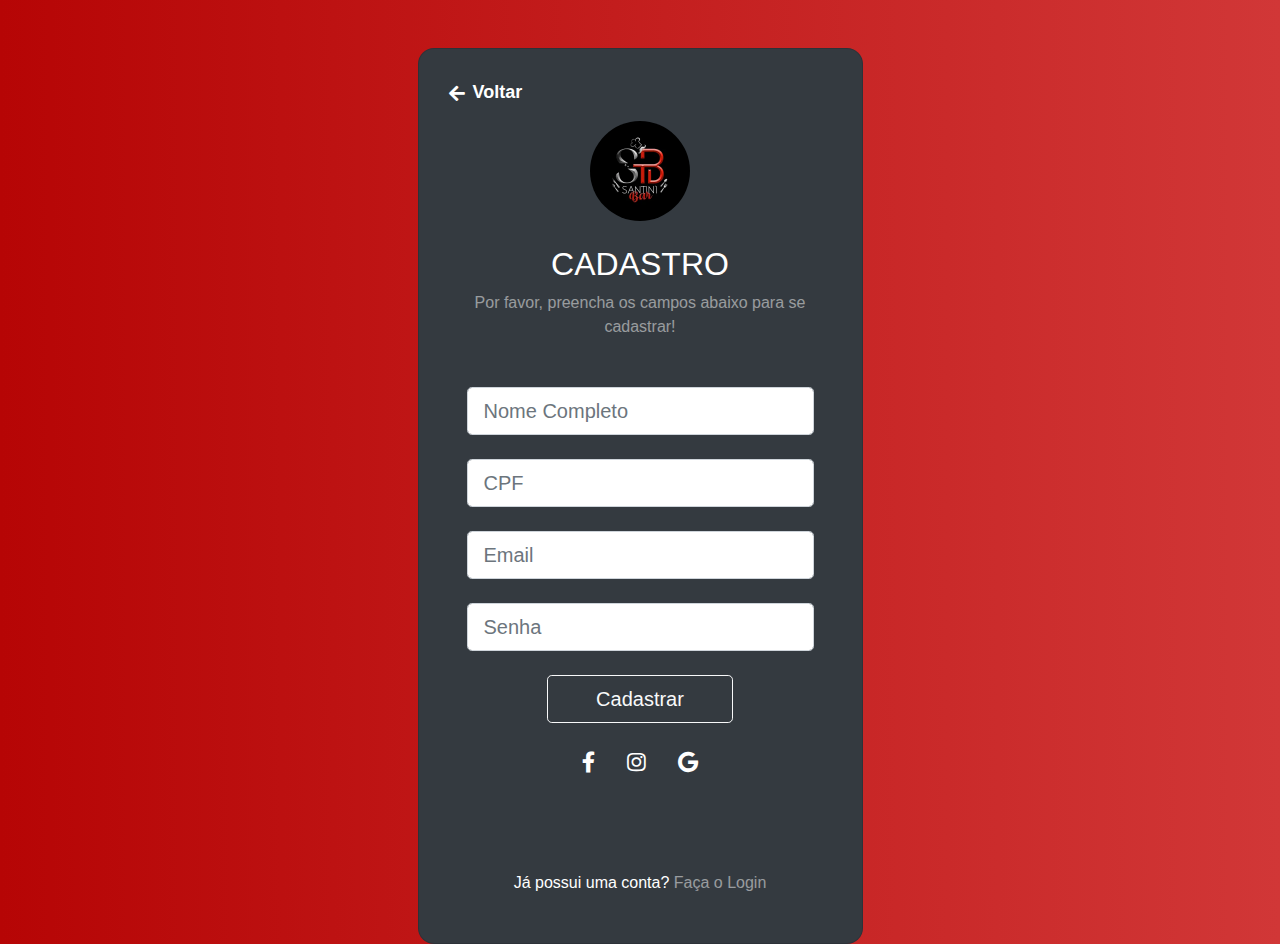
<file: SantiniAntesDoLogin/cadastro/cadastro.html>
<!DOCTYPE html>
<html lang="en">
<head>
  <meta charset="UTF-8">
  <meta name="viewport" content="width=device-width, initial-scale=1.0">
  <title>Tela de Cadastro Santini Bar</title>
  <link rel="stylesheet" href="https://maxcdn.bootstrapcdn.com/bootstrap/4.5.2/css/bootstrap.min.css">
  <link rel="stylesheet" href="cadastro.css">
  <link rel="stylesheet" href="https://cdnjs.cloudflare.com/ajax/libs/font-awesome/5.15.4/css/all.min.css">
  <link rel="icon" href="../Site/images/logo.png" type="image/png">
</head>
<body class="vh-100 gradient-custom">
  <form action="cadastro.php" method="POST">
    <section class="vh-100 gradient-custom">
      <div class="container py-5 h-100">
        <div class="row d-flex justify-content-center align-items-center h-100">
          <div class="col-12 col-md-8 col-lg-6 col-xl-5">
            <div class="card bg-dark text-white" style="border-radius: 1rem;">
              <div class="card-body p-5 text-center">
                <div class="mb-md-5 mt-md-4 pb-5">
                    <!-- Botão Voltar com seta -->
                        <div class="back-button">
                          <a href="../Site/index.html" class="btn-voltar">
                              <i class="fas fa-arrow-left"></i> Voltar
                          </a>
                        </div>
                  <img src="logosantini.png" alt="Logo" class="mb-4 rounded-image"> <!-- Ajuste o caminho da imagem -->
                  <h2 class="fw-bold mb-2 text-uppercase">Cadastro</h2>
                  <p class="text-white-50 mb-5">Por favor, preencha os campos abaixo para se cadastrar!</p>

                  <!-- Campo de Nome -->
                  <div data-mdb-input-init class="form-outline form-white mb-4">
                    <input 
                      name="nome" 
                      type="text" 
                      id="typeNameX" 
                      class="form-control form-control-lg" 
                      placeholder="Nome Completo" 
                      required />
                  </div>

                  <!-- Campo de CPF -->
                  <div data-mdb-input-init class="form-outline form-white mb-4">
                    <input 
                      name="cpf" 
                      type="text" 
                      id="typeCpfX" 
                      class="form-control form-control-lg" 
                      placeholder="CPF" 
                      required />
                  </div>

                  <!-- Campo de Email -->
                  <div data-mdb-input-init class="form-outline form-white mb-4">
                    <input 
                      name="email" 
                      type="email" 
                      id="typeEmailX" 
                      class="form-control form-control-lg" 
                      placeholder="Email" 
                      required />
                  </div>

                  <!-- Campo de Senha -->
                  <div data-mdb-input-init class="form-outline form-white mb-4">
                    <input 
                      name="senha" 
                      type="password" 
                      id="typePasswordX" 
                      class="form-control form-control-lg" 
                      placeholder="Senha" 
                      required />
                  </div>

                  <!-- Botão de Cadastro -->
                  <button data-mdb-button-init data-mdb-ripple-init class="btn btn-outline-light btn-lg px-5" type="submit">Cadastrar</button>

                  <div class="d-flex justify-content-center text-center mt-4 pt-1">
                    <a href="https://www.facebook.com/Santini-Bar-e-Espetaria" target="_blank" class="text-white"><i class="fab fa-facebook-f fa-lg"></i></a>
                    <a href="https://www.instagram.com/santinibar_" target="_blank" class="text-white"><i class="fab fa-instagram fa-lg mx-4 px-2"></i></a>
                    <a href="https://g.co/kgs/AcHdiWy" target="_blank" class="text-white"><i class="fab fa-google fa-lg"></i></a>
                  </div>
                </div>
                
                <!-- Link para Login -->
                 <div>
                  <p class="mb-0">Já possui uma conta? <a href="../login/login.html" class="text-white-50 fw-bold">Faça o Login</a></p>
               </div>
              </div>
            </div>
          </div>
        </div>
      </div>
    </section>
  </form>
</body>
</html>
</file>
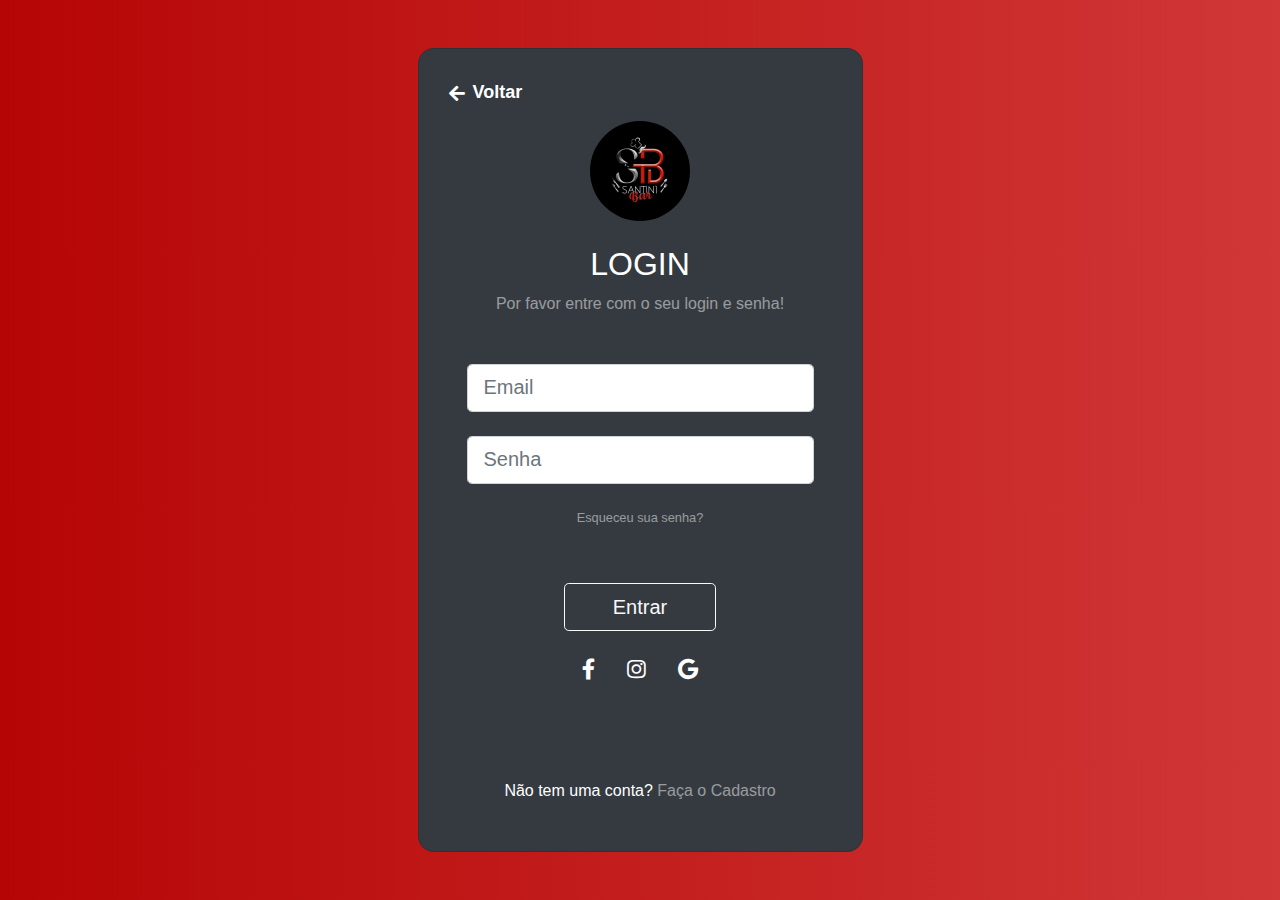
<file: SantiniAntesDoLogin/login/login.html>
<!DOCTYPE html>
<html lang="en">
<head>
  <meta charset="UTF-8">
  <meta name="viewport" content="width=device-width, initial-scale=1.0">
  <title>Tela de login Santini Bar</title>
  <link rel="stylesheet" href="https://maxcdn.bootstrapcdn.com/bootstrap/4.5.2/css/bootstrap.min.css">
  <link rel="stylesheet" href="login.css">
  <link rel="stylesheet" href="https://cdnjs.cloudflare.com/ajax/libs/font-awesome/5.15.4/css/all.min.css">
  <link rel="icon" href="../Site/images/logo.png" type="image/png">
</head>
<body class="vh-100 gradient-custom">
  <form action="login.php" method="POST">
    <section class="vh-100 gradient-custom">
      <div class="container py-5 h-100">
        <div class="row d-flex justify-content-center align-items-center h-100">
          <div class="col-12 col-md-8 col-lg-6 col-xl-5">
            <div class="card bg-dark text-white" style="border-radius: 1rem;">
              <div class="card-body p-5 text-center">
                <div class="mb-md-5 mt-md-4 pb-5">
                    <!-- Botão Voltar com seta -->
                    <div class="back-button">
                      <a href="../Site/index.html" class="btn-voltar">
                          <i class="fas fa-arrow-left"></i> Voltar
                      </a>
                    </div>
                  <img src="logosantini.png" alt="Logo" class="mb-4 rounded-image"> <!-- Ajuste o caminho da imagem -->
                  <h2 class="fw-bold mb-2 text-uppercase">Login</h2>
                  <p class="text-white-50 mb-5">Por favor entre com o seu login e senha!</p>
                  <div data-mdb-input-init class="form-outline form-white mb-4">
                    <input 
                      name="email" 
                      type="email" 
                      id="typeEmailX" 
                      class="form-control form-control-lg" 
                      placeholder="Email" />
                  </div>

                  <div data-mdb-input-init class="form-outline form-white mb-4">
                    <input 
                      name="senha" 
                      type="password" 
                      id="typePasswordX" 
                      class="form-control form-control-lg" 
                      placeholder="Senha" />
                  </div>

                  <p class="small mb-5 pb-lg-2"><a class="text-white-50" href="#!">Esqueceu sua senha?</a></p>
                  <button data-mdb-button-init data-mdb-ripple-init class="btn btn-outline-light btn-lg px-5" type="submit">Entrar</button>
                  <div class="d-flex justify-content-center text-center mt-4 pt-1">
                    <a href="https://www.facebook.com/Santini-Bar-e-Espetaria" target="_blank" class="text-white"><i class="fab fa-facebook-f fa-lg"></i></a>
                    <a href="https://www.instagram.com/santinibar_" target="_blank" class="text-white"><i class="fab fa-instagram fa-lg mx-4 px-2"></i></a>
                    <a href="https://g.co/kgs/AcHdiWy" target="_blank" class="text-white"><i class="fab fa-google fa-lg"></i></a>
                  </div>
                </div>
               <!-- Link para Cadastro -->
                   <div>
                      <p class="mb-0">Não tem uma conta? <a href="../cadastro/cadastro.html" class="text-white-50 fw-bold">Faça o Cadastro</a></p>
                   </div>
              </div>
            </div>
          </div>
        </div>
      </div>
    </section>
  </form>
</body>
</html>
</file>
<file: SantiniAntesDoLogin/cadastro/cadastro.css>
/* Custom styles for the login page */
html, body {
    height: 100%;
    margin: 0;
    padding: 0;
  }
  
  .gradient-custom {
      /* fallback for old browsers */
      background: #ff0000;
      
      /* Chrome 10-25, Safari 5.1-6 */
      background: -webkit-linear-gradient(to right, rgb(235, 11, 11), rgb(226, 26, 26));
      
      /* W3C, IE 10+/ Edge, Firefox 16+, Chrome 26+, Opera 12+, Safari 7+ */
      background: linear-gradient(to right, rgb(182, 5, 5), rgb(209, 55, 55));
      height: 100vh; /* Garante que a seção ocupe 100% da altura da tela */
  }

  /* Botão de Voltar no canto superior esquerdo */
.back-button {
  position: absolute;
  top: 20px; /* Distância do topo */
  left: 20px; /* Distância da esquerda */
}

.back-button a {
  color: white;
  font-size: 18px;
  text-decoration: none;
  display: flex;
  align-items: center;
  background-color: transparent;
  border: none;
  font-weight: bold;
  padding: 10px;
  transition: color 0.3s ease;
}

.back-button a i {
  margin-right: 8px; /* Espaço entre a seta e o texto */
}

.back-button a:hover {
  color: #b30a0a; /* Muda a cor ao passar o mouse */
}
  
  @media (min-width: 768px) {
    .gradient-form {
      height: 100vh !important;
    }
  }
  @media (min-width: 769px) {
    .gradient-custom-2 {
      border-top-right-radius: .3rem;
      border-bottom-right-radius: .3rem;
    }
  }
  .rounded-image {
    width: 100px;
    height: 100px;
    border-radius: 50%;
    object-fit: cover; /* Mantém a proporção da imagem e preenche o container */
  }
</file>
<file: SantiniAntesDoLogin/login/login.css>
/* Custom styles for the login page */
html, body {
    height: 100%;
    margin: 0;
    padding: 0;
  }
  
  .gradient-custom {
      /* fallback for old browsers */
      background: #ff0000;
      
      /* Chrome 10-25, Safari 5.1-6 */
      background: -webkit-linear-gradient(to right, rgb(235, 11, 11), rgb(226, 26, 26));
      
      /* W3C, IE 10+/ Edge, Firefox 16+, Chrome 26+, Opera 12+, Safari 7+ */
      background: linear-gradient(to right, rgb(182, 5, 5), rgb(209, 55, 55));
      height: 100vh; /* Garante que a seção ocupe 100% da altura da tela */
  }
  
    /* Botão de Voltar no canto superior esquerdo */
.back-button {
  position: absolute;
  top: 20px; /* Distância do topo */
  left: 20px; /* Distância da esquerda */
}

.back-button a {
  color: white;
  font-size: 18px;
  text-decoration: none;
  display: flex;
  align-items: center;
  background-color: transparent;
  border: none;
  font-weight: bold;
  padding: 10px;
  transition: color 0.3s ease;
}

.back-button a i {
  margin-right: 8px; /* Espaço entre a seta e o texto */
}

.back-button a:hover {
  color: #b30a0a; /* Muda a cor ao passar o mouse */
}

  @media (min-width: 768px) {
    .gradient-form {
      height: 100vh !important;
    }
  }
  @media (min-width: 769px) {
    .gradient-custom-2 {
      border-top-right-radius: .3rem;
      border-bottom-right-radius: .3rem;
    }
  }
  .rounded-image {
    width: 100px;
    height: 100px;
    border-radius: 50%;
    object-fit: cover; /* Mantém a proporção da imagem e preenche o container */
  }
</file>
